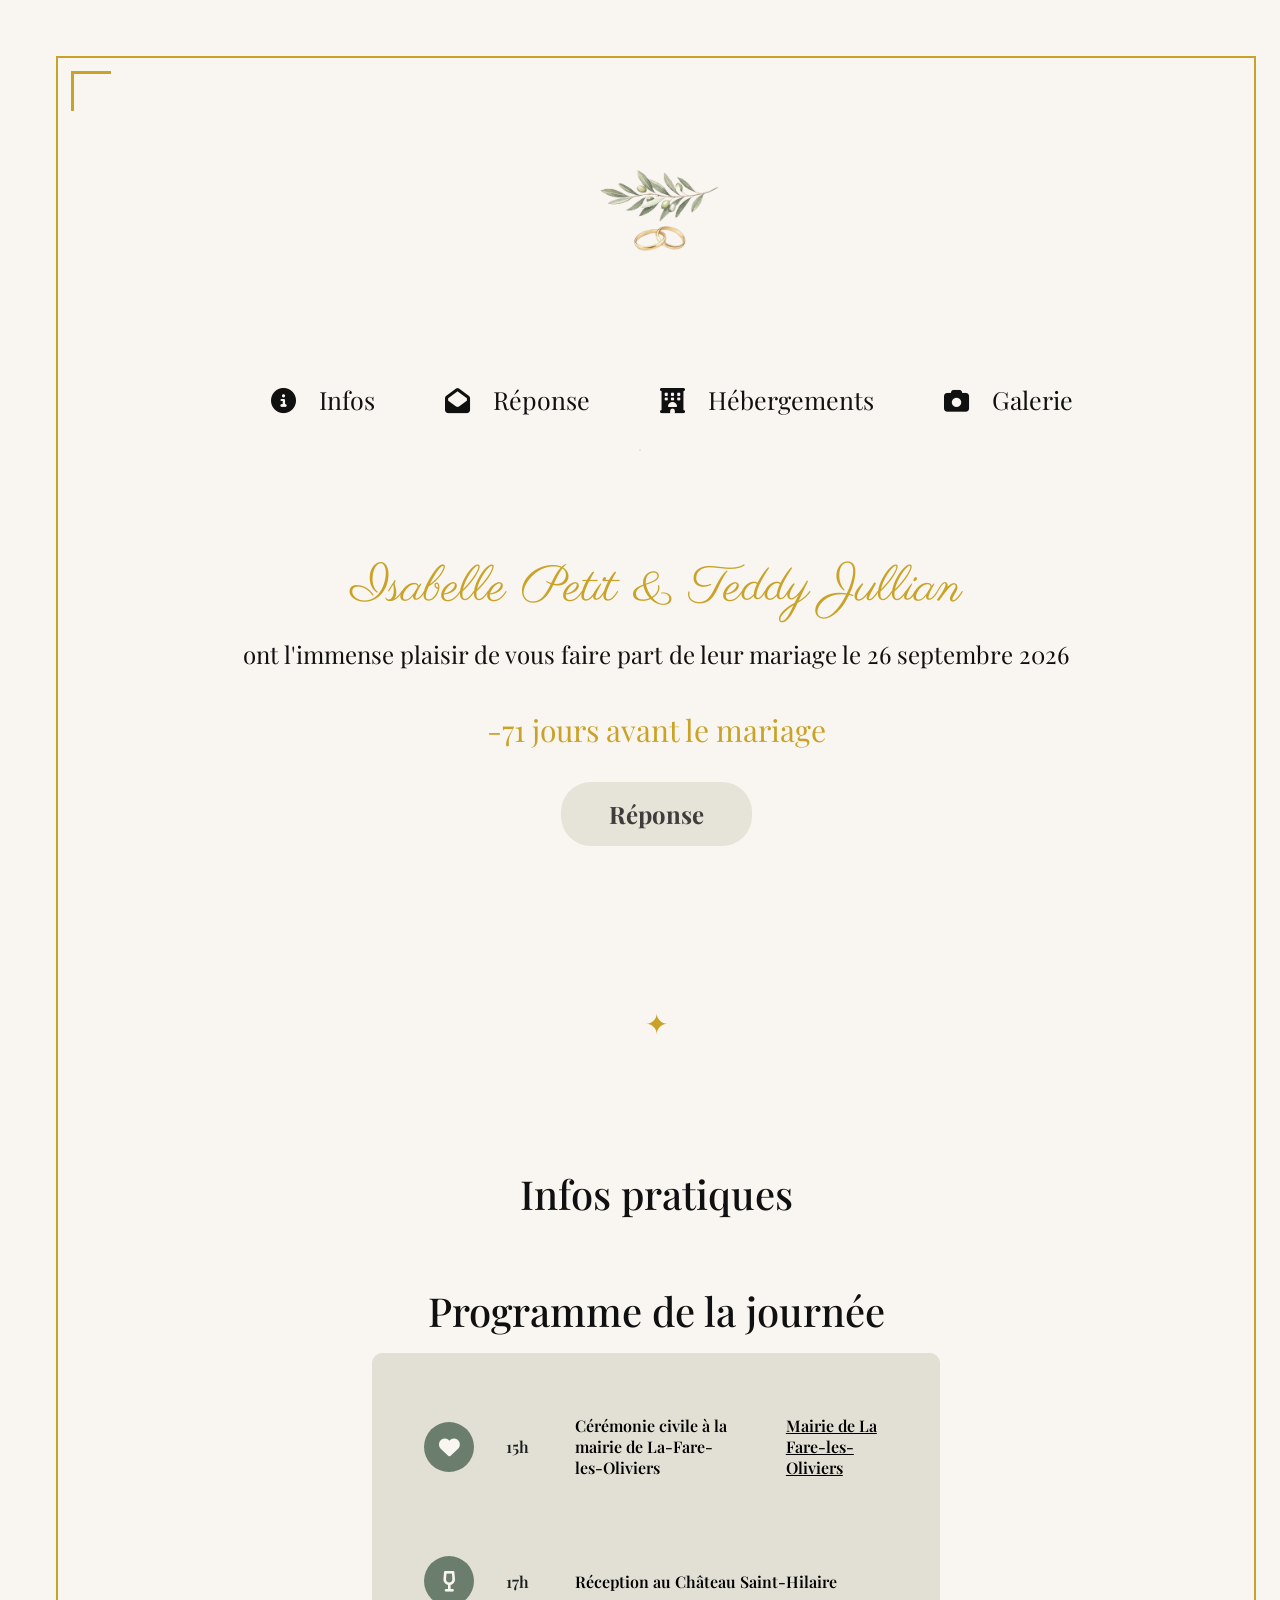
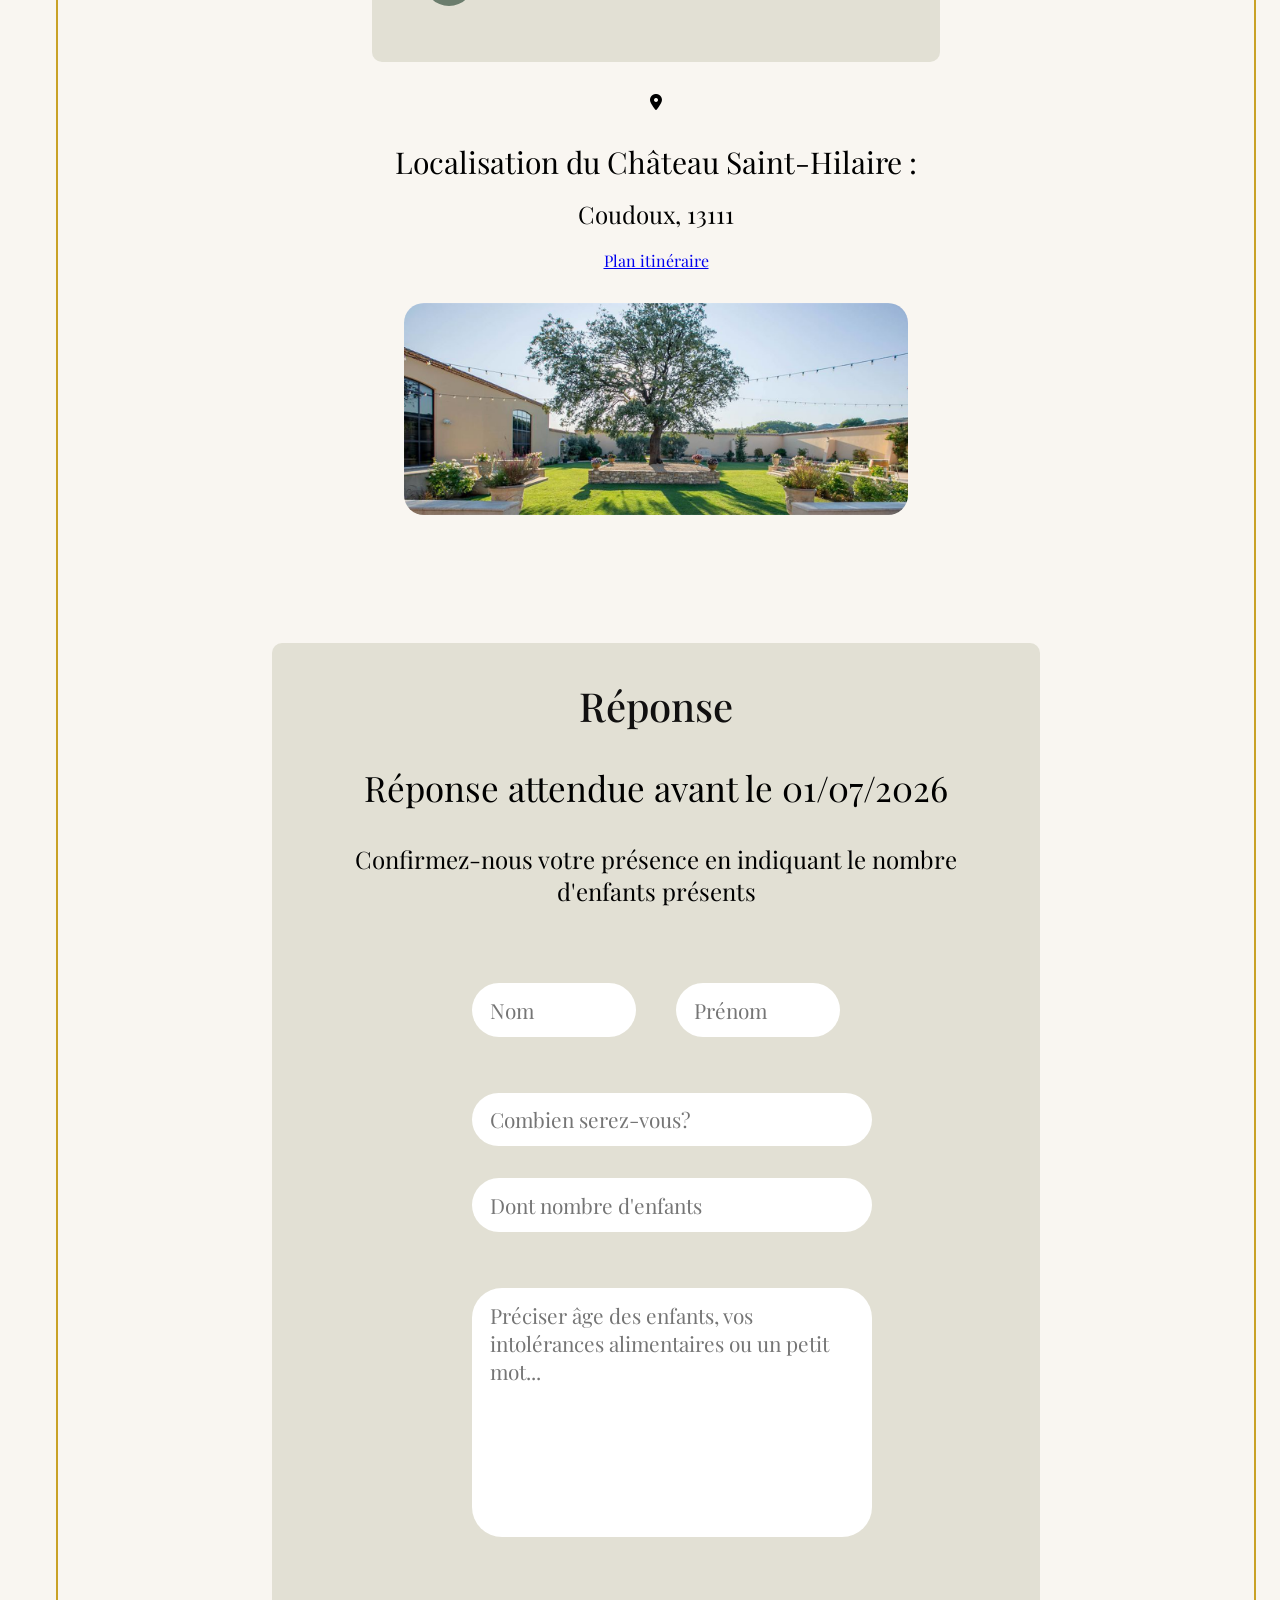
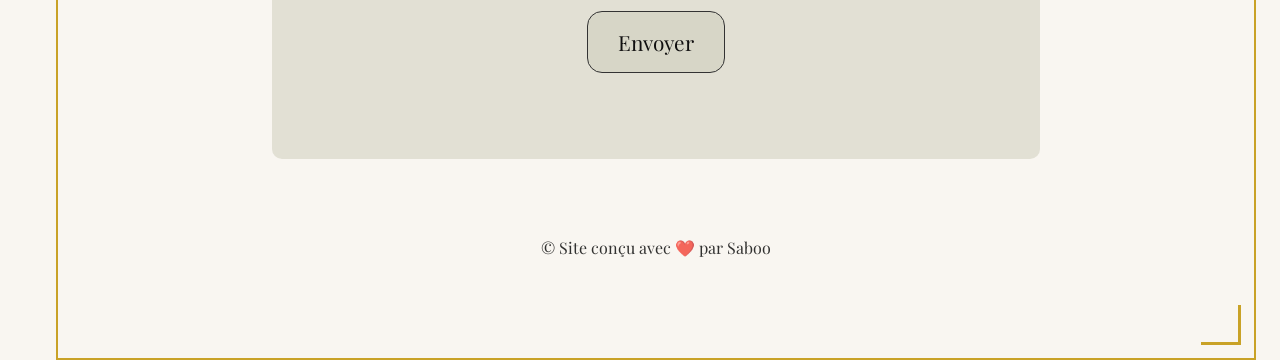
<file: index.html>
<!DOCTYPE html>
<html lang="fr">

<head>
    <meta charset="UTF-8">
    <meta name="robots" content="index">
    <meta name="description" content="Mariage Isabelle & Teddy">
    <meta http-equiv="X-UA-Compatible" content="IE=edge">
    <meta name="viewport" content="width=device-width, initial-scale=1.0, viewport-fit=cover">
    <title>Mariage Isabelle & Teddy</title>
    <link rel="stylesheet" href="styles/style.css">
    <link rel="icon" href="img/favicon.png">
    <link rel="preconnect" href="https://fonts.googleapis.com">
    <link rel="preconnect" href="https://fonts.gstatic.com" crossorigin>
    <link href="https://fonts.googleapis.com/css2?family=Parisienne&family=Playfair+Display:wght@400;500&display=swap" rel="stylesheet">
    <link rel="stylesheet" href="https://cdnjs.cloudflare.com/ajax/libs/font-awesome/6.2.0/css/all.min.css" integrity="sha512-xh6O/CkQoPOWDdYTDqeRdPCVd1SpvCA9XXcUnZS2FmJNp1coAFzvtCN9BmamE+4aHK8yyUHUSCcJHgXloTyT2A==" crossorigin="anonymous" referrerpolicy="no-referrer"/>
</head>

<body>
    <div class="cadre-deco">
        <div id="logo"><a href="index.html"><img src="img/Olivrings.png" alt="logo Isa & Ted"></a></div>

        <div class="menu-toggle" onclick="toggleMenu()">
            <div class="bar"></div>
            <div class="bar"></div>
            <div class="bar"></div>
        </div>

        <nav>
            <ul>
                <li>
                    <i class="fa-solid fa-circle-info"></i>
                    <a href="#infos">Infos</a>
                </li>
                <li>
                    <i class="fa-solid fa-envelope-open"></i>
                    <a href="#reponse">Réponse</a>
                </li>
                <li>
                    <i class="fa-solid fa-hotel"></i>
                    <a href="hebergement.html">Hébergements</a>
                </li>
                <li>
                    <i class="fa-solid fa-camera"></i>
                    <a href="galerie.html">Galerie</a>
                </li>
                <!-- <li>
                    <i class="fa-solid fa-box-archive"></i>
                    <a href="archive.html">Archive</a>
                </li> -->
            </ul>
        </nav>

        <header>
            <section id="accueil">
                <h1>Isabelle Petit & Teddy Jullian</h1>
                <p id="presentation">ont l'immense plaisir de vous faire part de leur mariage le 26 septembre 2026 <br></p>
                <div id="countdown"></div>
                <div class="btn-contact active-btn">
                    <a href="#reponse" data-id="contact" class="cta">
                        <span>Réponse</span>
                    </a>
                </div>
            </section>
        </header>

        <div class="separateur">✦</div>

        <!-- Contenu -->
        <div class="container">
            <section id="infos">
                <div id="info">
                    <h2>Infos pratiques</h2>
                    <p></p>
                </div>
                <h2>Programme de la journée</h2>                
                    <div class="timeline">
                        <div class="event">
                            <div class="train-icon">
                                <i class="fa-solid fa-heart"></i>
                            </div>
                            <div class="time">15h</div>
                            <div class="description">Cérémonie civile à la mairie de La-Fare-les-Oliviers</div>
                            <a target="_blank" href="https://maps.app.goo.gl/PAp8VPT9B3jN38tT8" rel="noopener noreferrer" class="description">Mairie de La Fare-les-Oliviers</a>
                        </div>
                        <div class="event">
                            <div class="train-icon">
                                <i class="fa-solid fa-wine-glass-empty"></i>
                            </div>
                            <div class="time">17h</div>
                            <div class="description">Réception au Château Saint-Hilaire</div>
                        </div>
                    </div>
                    
                    <div class="lieu">
                        <i class="fas fa-map-marker-alt"></i>
                        <h4>Localisation du Château Saint-Hilaire :</h4>
                        <p class="contact-text">Coudoux, 13111</p>
                        <div class="right-contact">
                            <div id="localisation">
                                <a target="_blank" href="https://maps.app.goo.gl/UANrt4FuZWZycTWc6" rel="noopener noreferrer" class="adress_castle">Plan itinéraire</a>
                                <img id="castle" src="img/castle.png" alt="image du Château Saint-Hilaire">
                            </div>
                        </div>
                    </div>
            </section>

            <section id="reponse">
                <h2>Réponse</h2>
                    <h3>Réponse attendue avant le 01/07/2026</h3>
                        <p id="accroche">Confirmez-nous votre présence en indiquant le nombre d'enfants présents</p>
                        <div class="contact-info">
                            <p class="contact-text">
                                <form action="https://formsubmit.co/isabelle2petit@gmail.com" method="POST">
                                    <div class="input-control info">
                                        <input type="hidden" name="_subject" value="Un invité a répondu!">
                                        <input type="text" name="nom" required placeholder="Nom">
                                        <input type="text" name="prénom" required placeholder="Prénom">
                                    </div>
                                    <div class="input-control">
                                        <input type="number" name="Nombre-invité" min="0" required placeholder="Combien serez-vous?">
                                        <input type="number" name="nombre-enfant" min="0" required placeholder="Dont nombre d'enfants">
                                    </div>
                                    <div class="input-control">
                                        <textarea name="message" id="msg" cols="15" rows="8" placeholder="Préciser âge des enfants, vos intolérances alimentaires ou un petit mot..."></textarea>
                                    </div>
                                    <div class="submit-btn">
                                        <a href="#reponse" class="main-btn">
                                            <input type="hidden" name="_next" value="https://saboodev.github.io/Isa-Ted/merci.html">
                                            <input type="hidden" name="_template" value="basic">
                                            <input type="hidden" name="_captcha" value="false">
                                            <button type="submit" value="submit" class="btn btn-primary animated-link">Envoyer</button>                                
                                        </a>
                                    </div>
                                </form>
                            </p>
                        </div>
            </section>      
        </div>

        <footer>
            <p id="footer-text">© Site conçu avec ❤️ par Saboo </p>
        </footer>

        <script src="app.js"></script>
    </div>
</body>

</html>
</file>
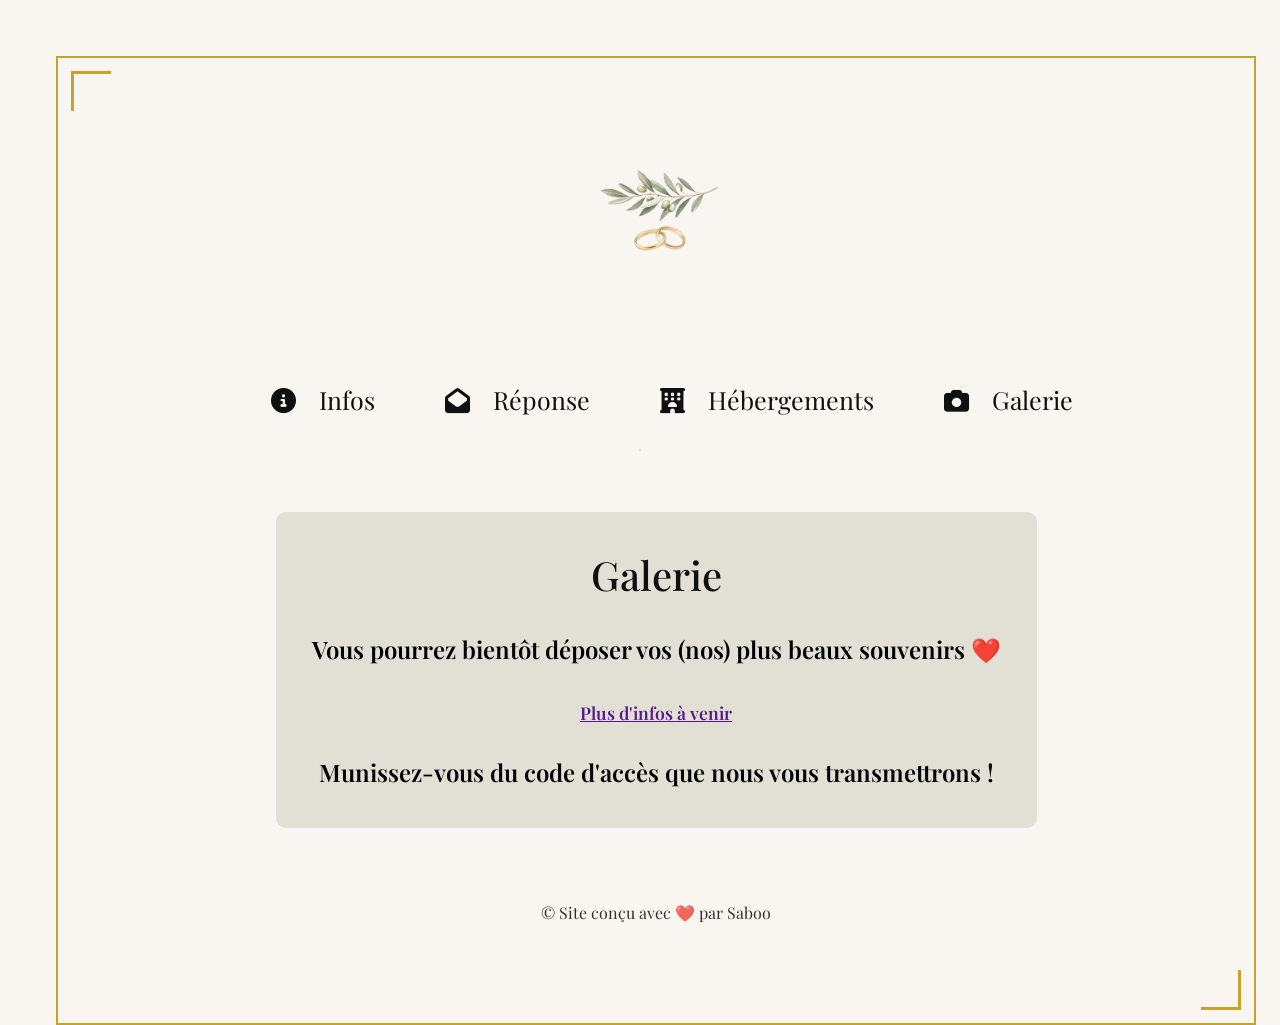
<file: galerie.html>
<!DOCTYPE html>
<html lang="fr">

<head>
    <meta charset="UTF-8">
    <meta name="robots" content="index">
    <meta name="description" content="Mariage Isabelle & Teddy">
    <meta http-equiv="X-UA-Compatible" content="IE=edge">
    <meta name="viewport" content="width=device-width, initial-scale=1.0">
    <title>Mariage Isabelle & Teddy</title>
    <link rel="stylesheet" href="styles/style.css">
    <link rel="icon" href="img/favicon.png">
    <link rel="preconnect" href="https://fonts.googleapis.com">
    <link rel="preconnect" href="https://fonts.gstatic.com" crossorigin>
    <link href="https://fonts.googleapis.com/css2?family=Parisienne&family=Playfair+Display:wght@400;500&display=swap" rel="stylesheet">  
    <link rel="stylesheet" href="https://cdnjs.cloudflare.com/ajax/libs/font-awesome/6.2.0/css/all.min.css" integrity="sha512-xh6O/CkQoPOWDdYTDqeRdPCVd1SpvCA9XXcUnZS2FmJNp1coAFzvtCN9BmamE+4aHK8yyUHUSCcJHgXloTyT2A==" crossorigin="anonymous" referrerpolicy="no-referrer" />
</head>

<body>
    <div class="cadre-deco">
        <div id="logo"><a href="index.html"><img src="img/Olivrings.png" alt="logo Isa & Ted"></a></div>

        <div class="menu-toggle" onclick="toggleMenu()">
            <div class="bar"></div>
            <div class="bar"></div>
            <div class="bar"></div>
        </div>

        <nav>
            <ul>
                <li>
                    <i class="fa-solid fa-circle-info"></i>
                    <a href="index.html">Infos</a>
                </li>
                <li>
                    <i class="fa-solid fa-envelope-open"></i>
                    <a href="index.html">Réponse</a>
                </li>
                <li>
                    <i class="fa-solid fa-hotel"></i>
                    <a href="hebergement.html">Hébergements</a>
                </li>
                <li>
                    <i class="fa-solid fa-camera"></i>
                    <a href="galerie.html">Galerie</a>
                </li>
                <!-- <li>
                    <i class="fa-solid fa-box-archive"></i>
                    <a href="archive.html">Archive</a>
                </li> -->
            </ul>
        </nav>

        <div class="container">
            <section id="galerie">
                <h2>Galerie</h2>
                    <p>Vous pourrez bientôt déposer vos (nos) plus beaux souvenirs ❤️</p>
                    <a href=>Plus d'infos à venir</a>
                    <p>Munissez-vous du code d'accès que nous vous transmettrons !</p>
                    <!-- <p>
                        Ajoutez ici les photos prises durant ce beau week-end passé ensemble ! 
                    </p>
                    <form action="upload.php" method="post" enctype="multipart/form-data">
                        <input type="file" name="file" id="file">
                        <div class="submit-btn">
                            <button class="btn btn-primary animated-link" type="submit">Télécharger</button>
                        </div>
                    </form> -->
            </section>
        </div>
        
        <footer>
            <p id="footer-text">© Site conçu avec ❤️ par Saboo </p>
        </footer>

        <script src="app.js"></script>
    </div>
</body>
</file>
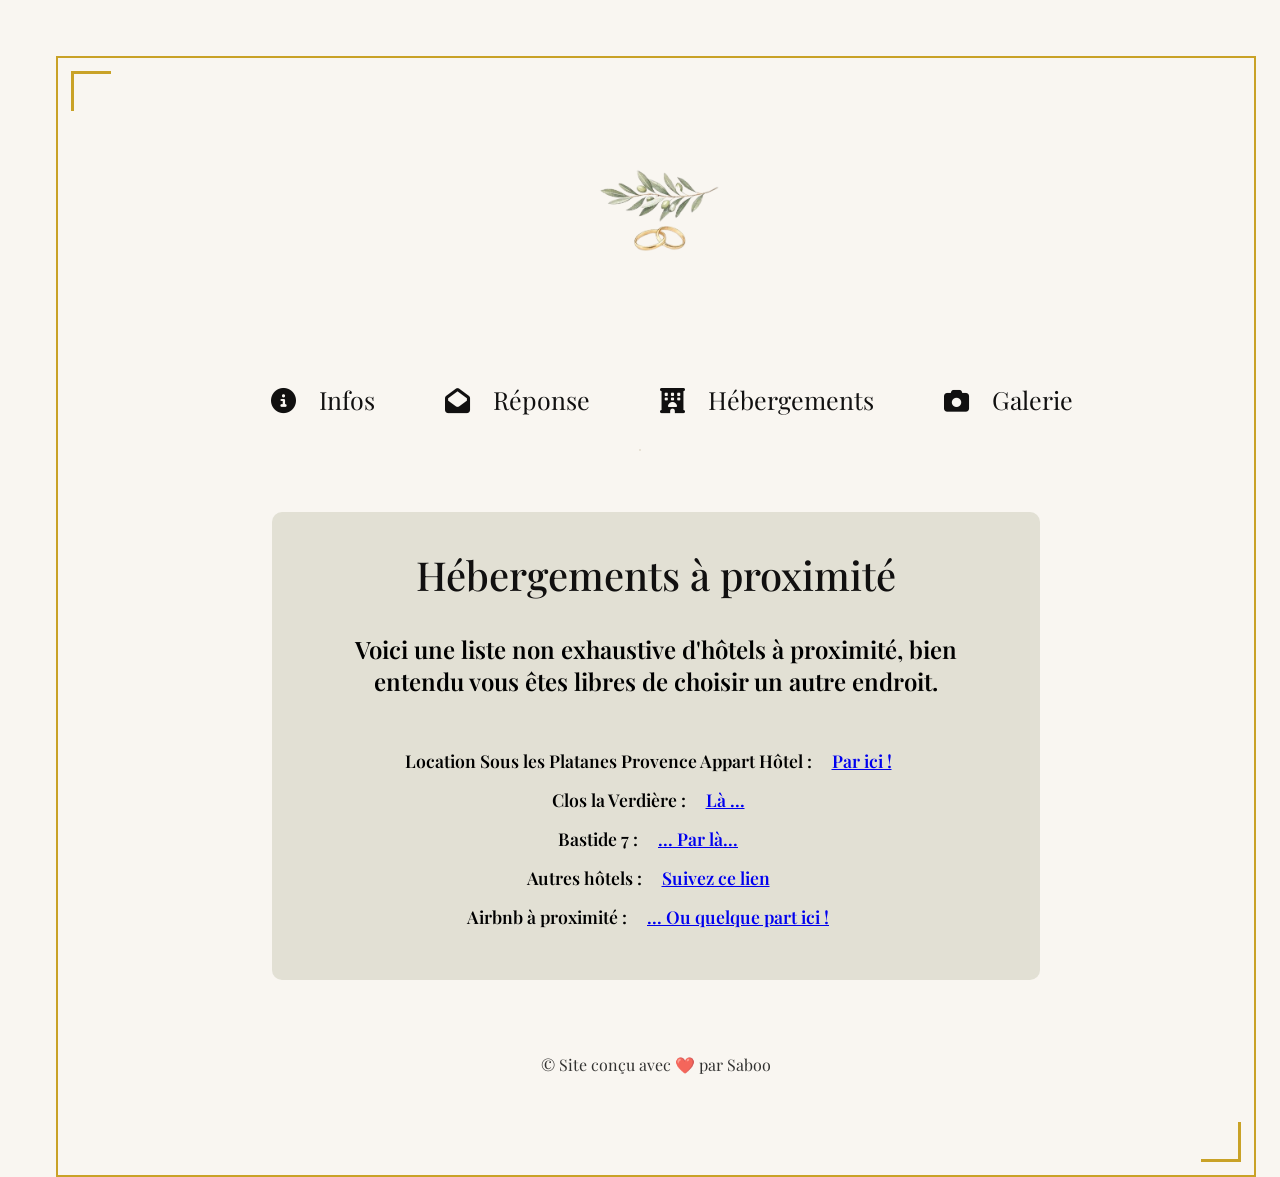
<file: hebergement.html>
<!DOCTYPE html>
<html lang="fr">

<head>
    <meta charset="UTF-8">
    <meta name="robots" content="index">
    <meta name="description" content="Mariage Isabelle & Teddy">
    <meta http-equiv="X-UA-Compatible" content="IE=edge">
    <meta name="viewport" content="width=device-width, initial-scale=1.0">
    <title>Mariage Isabelle & Teddy</title>
    <link rel="stylesheet" href="styles/style.css">
    <link rel="icon" href="img/favicon.png">
    <link rel="preconnect" href="https://fonts.googleapis.com">
    <link rel="preconnect" href="https://fonts.gstatic.com" crossorigin>
    <link href="https://fonts.googleapis.com/css2?family=Parisienne&family=Playfair+Display:wght@400;500&display=swap" rel="stylesheet">
    <link rel="stylesheet" href="https://cdnjs.cloudflare.com/ajax/libs/font-awesome/6.2.0/css/all.min.css" integrity="sha512-xh6O/CkQoPOWDdYTDqeRdPCVd1SpvCA9XXcUnZS2FmJNp1coAFzvtCN9BmamE+4aHK8yyUHUSCcJHgXloTyT2A==" crossorigin="anonymous" referrerpolicy="no-referrer" />
</head>

<body>    
    <div class="cadre-deco">

        <div id="logo"><a href="index.html"><img src="img/Olivrings.png" alt="logo Isa & Ted"></a></div>


        <div class="menu-toggle" onclick="toggleMenu()">
            <div class="bar"></div>
            <div class="bar"></div>
            <div class="bar"></div>
        </div>

        <nav>
            <ul>
                <li>
                    <i class="fa-solid fa-circle-info"></i>
                    <a href="index.html">Infos</a>
                </li>
                <li>
                    <i class="fa-solid fa-envelope-open"></i>
                    <a href="index.html">Réponse</a>
                </li>
                <li>
                    <i class="fa-solid fa-hotel"></i>
                    <a href="hebergement.html">Hébergements</a>
                </li>
                <li>
                    <i class="fa-solid fa-camera"></i>
                    <a href="galerie.html">Galerie</a>
                </li>
                <!-- <li>
                    <i class="fa-solid fa-box-archive"></i>
                    <a href="archive.html">Archive</a>
                </li> -->
            </ul>
        </nav>

        <div class="container">
            <section id="hebergement">
                <h2>Hébergements à proximité</h2>
                    <p>Voici une liste non exhaustive d'hôtels à proximité, bien entendu vous êtes libres de choisir un autre endroit.</p>
                    <ul>
                        <li>Location Sous les Platanes Provence Appart Hôtel : <a href="https://www.google.com/maps/place/Location+Sous+Les+Platanes+Provence+Appart+H%C3%B4tel/@43.5561683,5.2344597,13z/data=!4m20!1m9!2m8!1zSMO0dGVscw!3m6!1zSMO0dGVscw!2sCh%C3%A2teau+Saint+Hilaire+-+Wine+%26+Events+-+Coudoux+-+Vignoble+d'Aix+en+Provence,+RD+19+Route+d'Aix,+13111+Coudoux!3s0x47fd5e4aba9adbcf:0xc06f4edf17f41ac3!4m2!1d5.2603507!2d43.5570957!3m9!1s0x12c9f1dc29247e83:0x37384e1545823ec7!5m2!4m1!1i2!8m2!3d43.5223319!4d5.2540216!15sCgdIw7R0ZWxzkgEFaG90ZWyqATwQASoLIgdow7R0ZWxzKAQyHhABIhrtZU_iXS60tkjc7w9FVkq-JOrKxiF63TxsUzILEAIiB2jDtHRlbHPgAQA!16s%2Fg%2F11kpfb_1yp?entry=ttu&g_ep=EgoyMDI2MDMwNC4xIKXMDSoASAFQAw%3D%3D">Par ici !</a></li>
                        <li>Clos la Verdière : <a href="https://www.google.com/maps/place/Clos+la+Verdi%C3%A8re/@43.5561683,5.2344597,13z/data=!4m20!1m9!2m8!1zSMO0dGVscw!3m6!1zSMO0dGVscw!2sCh%C3%A2teau+Saint+Hilaire+-+Wine+%26+Events+-+Coudoux+-+Vignoble+d'Aix+en+Provence,+RD+19+Route+d'Aix,+13111+Coudoux!3s0x47fd5e4aba9adbcf:0xc06f4edf17f41ac3!4m2!1d5.2603507!2d43.5570957!3m9!1s0x12c9efe3a846cda3:0x1eff42b61a3651df!5m2!4m1!1i2!8m2!3d43.5159984!4d5.2319147!15sCgdIw7R0ZWxzkgEFaG90ZWyqATwQASoLIgdow7R0ZWxzKAQyHhABIhrtZU_iXS60tkjc7w9FVkq-JOrKxiF63TxsUzILEAIiB2jDtHRlbHPgAQA!16s%2Fg%2F1trl7bdq?entry=ttu&g_ep=EgoyMDI2MDMwNC4xIKXMDSoASAFQAw%3D%3D">Là ...</a></li>
                        <li>Bastide 7 : <a href="https://www.google.com/maps/place/BASTIDE+7/@43.5496368,5.1088572,13z/data=!4m20!1m9!2m8!1zSMO0dGVscw!3m6!1zSMO0dGVscw!2sCh%C3%A2teau+Saint+Hilaire+-+Wine+%26+Events+-+Coudoux+-+Vignoble+d'Aix+en+Provence,+RD+19+Route+d'Aix,+13111+Coudoux!3s0x47fd5e4aba9adbcf:0xc06f4edf17f41ac3!4m2!1d5.2603507!2d43.5570957!3m9!1s0x12c9fb207389fc67:0x43459157b35e3912!5m2!4m1!1i2!8m2!3d43.5496496!4d5.1850538!15sCgdIw7R0ZWxzkgEOaW5kb29yX2xvZGdpbmeqATwQASoLIgdow7R0ZWxzKAQyHhABIhrtZU_iXS60tkjc7w9FVkq-JOrKxiF63TxsUzILEAIiB2jDtHRlbHPgAQA!16s%2Fg%2F11jrq_3wnn?entry=ttu&g_ep=EgoyMDI2MDMwNC4xIKXMDSoASAFQAw%3D%3D">... Par là...</a></li>
                        <li>Autres hôtels : <a href="https://www.google.com/maps/search/H%C3%B4tels/@43.5299994,5.220146,12.54z/data=!4m15!2m14!3m6!1zSMO0dGVscw!2sCh%C3%A2teau+Saint+Hilaire+-+Wine+%26+Events+-+Coudoux+-+Vignoble+d'Aix+en+Provence,+RD+19+Route+d'Aix,+13111+Coudoux!3s0x47fd5e4aba9adbcf:0xc06f4edf17f41ac3!4m2!1d5.2603507!2d43.5570957!5m5!5m3!1s2026-09-26!4m1!1i2!9i228!6e3?entry=ttu&g_ep=EgoyMDI2MDMwNC4xIKXMDSoASAFQAw%3D%3D">Suivez ce lien</a></li>
                        <li>Airbnb à proximité : <a href="https://www.airbnb.fr/s/Coudoux/homes?refinement_paths%5B%5D=%2Fhomes&date_picker_type=calendar&checkin=2026-09-26&checkout=2026-09-27&adults=2&children=2&search_type=user_map_move&flexible_trip_lengths%5B%5D=one_week&monthly_start_date=2026-04-01&monthly_length=3&monthly_end_date=2026-07-01&price_filter_input_type=2&price_filter_num_nights=1&channel=EXPLORE&place_id=ChIJQ7WWPovwyRIR11_4Wew9ol8&acp_id=34c6cbc2-71e6-4119-abf3-48129933aff5&query=Coudoux&search_mode=regular_search&ne_lat=43.594537054637094&ne_lng=5.356488361984958&sw_lat=43.47151717033443&sw_lng=5.17315694108936&zoom=12.556708492192397&zoom_level=12.556708492192397&search_by_map=true">... Ou quelque part ici !</a></li>
                    </ul>
            </section>
        </div>
        
        <footer>
            <p id="footer-text">© Site conçu avec ❤️ par Saboo </p>
        </footer>

        <script src="app.js"></script>
    </div>
</body>
</file>
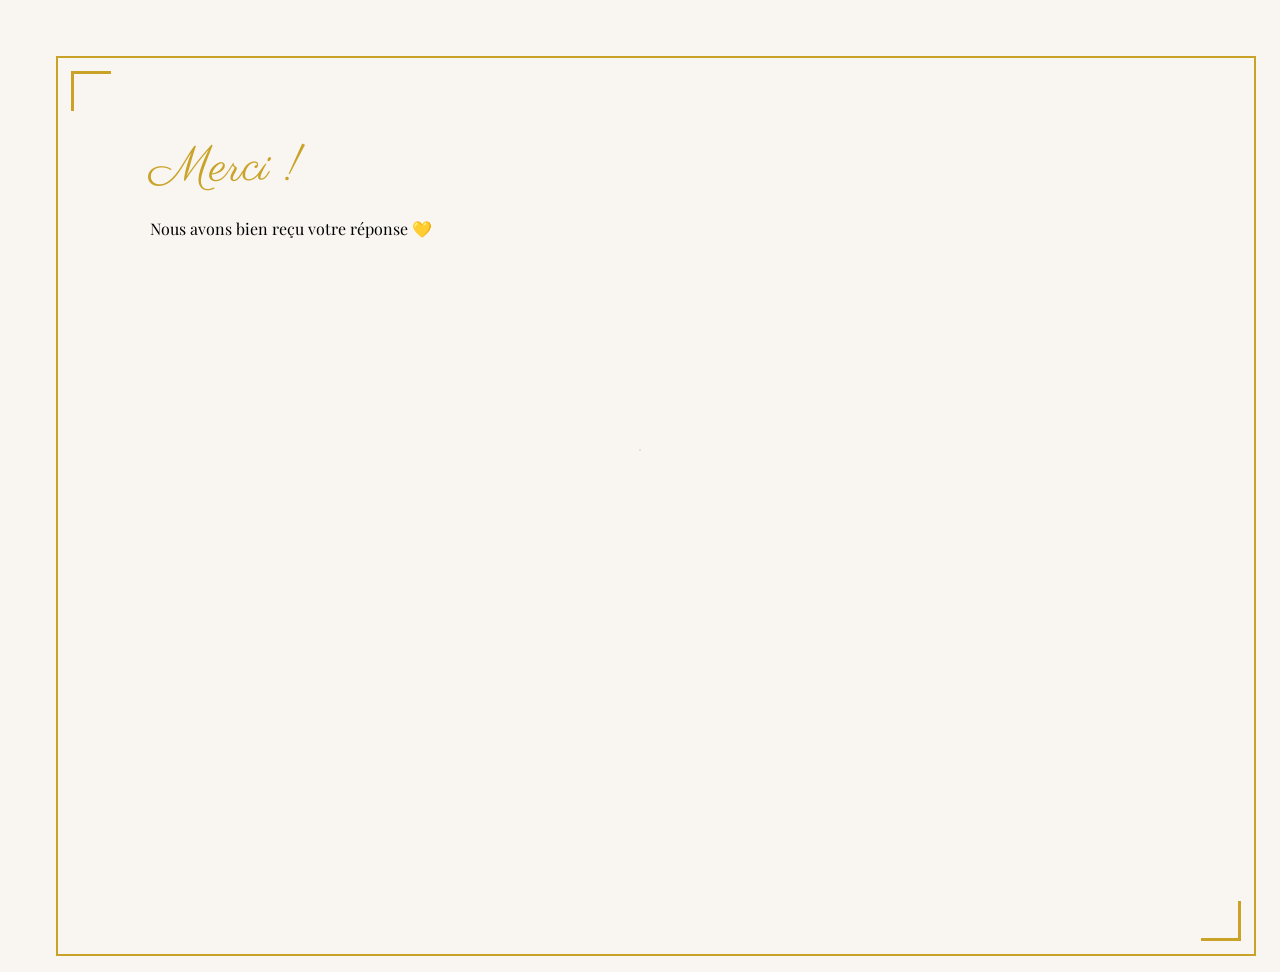
<file: merci.html>
<!DOCTYPE html>
<html lang="fr">

    <head>
        <meta charset="UTF-8">
        <meta name="robots" content="index">
        <meta name="description" content="Mariage Isabelle & Teddy">
        <meta http-equiv="X-UA-Compatible" content="IE=edge">
        <meta name="viewport" content="width=device-width, initial-scale=1.0, viewport-fit=cover">
        <title>Mariage Isabelle & Teddy</title>
        <link rel="stylesheet" href="styles/style.css">
        <link rel="icon" href="img/favicon.png">
        <link rel="preconnect" href="https://fonts.googleapis.com">
        <link rel="preconnect" href="https://fonts.gstatic.com" crossorigin>
        <link href="https://fonts.googleapis.com/css2?family=Parisienne&family=Playfair+Display:wght@400;500&display=swap" rel="stylesheet">
        <link rel="stylesheet" href="https://cdnjs.cloudflare.com/ajax/libs/font-awesome/6.2.0/css/all.min.css" integrity="sha512-xh6O/CkQoPOWDdYTDqeRdPCVd1SpvCA9XXcUnZS2FmJNp1coAFzvtCN9BmamE+4aHK8yyUHUSCcJHgXloTyT2A==" crossorigin="anonymous" referrerpolicy="no-referrer"/>
    </head>

    <body>
        <div class="cadre-deco">

        <div>
            <h1>Merci !</h1>
            <p>Nous avons bien reçu votre réponse 💛</p>
        </div>
        </div>
    </body>

</html>
</file>
<file: styles/style.css>
*, ::before, ::after {
    margin: 1rem;
    padding: 0;
    box-sizing: border-box;
    list-style: none;
}

:root {
    --color-primary: #cad1bf;
    --color-secondary: #171D1C;
    --beige-2: rgb(189 189 169 / 40%);
    --color-white: #f3f0f0;
    --color-black: #171D1C;
    --bg-footer: #f3f0f0;
    --text-primary-color: #111010;
    --doré: #c9a227;
    --doré-clair: #e8d9a8;
    --vert-eucalyptus: #6b7d6d;
}

body {
    font-family:'Playfair Display', serif;
    margin: 0;
    padding: 0;
    background-color: #f9f6f1;
    background-image: radial-gradient(#e8e2d6 1px, transparent 1px);
    background-size: cover;
    background-position: top; /* Déplacer l'image vers le haut */
    background-attachment: fixed; /* Fixe l'image de fond à la position de la fenêtre du navigateur */
    height: 100vh; /* La hauteur de la page est égale à 100% de la hauteur de la fenêtre du navigateur */
    width: 100vw; /* La largeur de la page est égale à 100% de la largeur de la fenêtre du navigateur */
}

.cadre-deco{
position:relative;
margin:40px;
padding:60px;
min-height:100vh;

border:2px solid #c9a227;

box-sizing:border-box;
}

/* coins décoratifs */

.cadre-deco::before,
.cadre-deco::after{
content:"";
position:absolute;
width:40px;
height:40px;
border:3px solid #c9a227;
}

.cadre-deco::before{
top:-3px;
left:-3px;
border-right:none;
border-bottom:none;
}

.cadre-deco::after{
bottom:-3px;
right:-3px;
border-left:none;
border-top:none;
}

#logo{
    text-align: center;
}

#logo img {
    width: 250px; /* Largeur de l'image */
    height: auto; /* Hauteur automatique pour conserver le ratio */ 
    max-width: 100%;
    display: block;
    margin: 0 auto;
}


nav {
    text-align: center;
    /* background-color: rgba(255, 255, 255, 0.5); Ajoutez une couleur de fond semi-transparente pour le menu */
    padding: 0;
    display: flex;
    flex-wrap: wrap;
    justify-content: center;
    margin-top: 5rem;
    list-style: none;
}

nav ul {
    justify-content: flex-end;
    list-style-type: none;
    padding: 0;
}

nav ul li {
    display: inline;
    font-size: 25px;
}

nav ul li a {
    text-decoration: none;
    color: var(--text-primary-color);
    /* font-weight: bold; */
    margin: 0;
    padding: 0;
    text-decoration: none;
    transition: color .15s ease-in-out, background-color .15s ease-in-out, border-color .15s ease-in-out;
}

a:hover {
    color: var(--color-primary);
} 

.nav-item {
    color: var(--text-primary-color);
}

.menu-toggle{
    display: none;
}

.nav-link {
    display: block;
    color: var(--text-primary-color);
    text-decoration: none;
    transition: color .15s ease-in-out, background-color .15s ease-in-out, border-color .15s ease-in-out;
}

nav ul li i {
    text-decoration: none;
    color: var(--text-primary-color);
    font-weight: 500;
    margin-right: 1px;
}


header {
    min-height: 50vh;
    color: var(--text-primary-color);
    overflow: hidden;
    padding: 0 !important;
    display: flex;
    flex-direction: column;
    justify-content: center; /* Centrer verticalement */
    align-items: center; /* Centrer horizontalement */
}

/* Centrer et redimensionner le texte dans la section */
section p {
    font-size: 1.5rem; /* Taille de police */
    margin-bottom: 20px; /* Marge en bas */
}

/* Centrer et redimensionner le formulaire */
form {
    max-width: 400px; /* Largeur maximale */
    margin: 0 auto; /* Centrage horizontal */
}

#countdown{
font-size:30px;
text-align:center;
color:#c9a227;
margin-top:40px;
}

h1 {
    font-family: 'Parisienne', cursive;
    font-size: 50px;
    font-weight: 400;
    color: #c9a227;
}

h2 {
    font-size: 40px;
    font-weight: 500;
}

h3 {
    font-size: 35px;
    font-weight: 400;
}

h4 {
    font-size: 30px;
    font-weight: 400;
}

.separateur{
text-align:center;
font-size:28px;
color:#c9a227;
margin:50px 0;
}

.container {
    max-width: 800px;
    margin: 50px auto;
    padding: 20px;
    border-radius: 10px;
    text-align: center;
    overflow: hidden;
    padding: 0 !important;
    display: flex;
    flex-direction: column;
    justify-content: center; /* Centrer verticalement */
    align-items: center;
}

.container h2 {
    color: var(--text-primary-color);
}

#info {
    margin-bottom: 4rem;
}

/* Limiter la largeur du texte dans la section Infos */
#infos {
    margin: 0 auto; /* Centrer la section */
    max-width: 80%; /* Limiter la largeur de la section */
    text-align: center; /* Centrer le contenu textuel */
}

#infos .event {
    max-width: 100%; /* Limiter la largeur des paragraphes à 100% de la largeur de la section */
}

section {
    padding: 60px 20px;
    border-radius: 10px;
    text-align: center;
}

.btn-contact {
    display: flex;
    justify-content: center;
}

.btn, .main-btn {
    padding: 10px 20px; /* Espacement du texte */
    font-size: 1.2rem; /* Taille de police */
    display: inline-block; /* Affichage en ligne */
    margin: 10px; /* Marge autour du bouton */
}

.cta {
    border-radius: 30px;
    font-weight: 400;
    color: var(--text-primary-color);
    text-decoration: none;
    background-color: rgb(189 189 169 / 40%);;
    opacity: 0.8;
    display: flex;
    font-size: 1.5rem;
    span { 
        padding: 0 2rem;
        font-weight: bold;
    }
}

.timeline {
    display: flex;
    flex-direction: column;
    align-items: flex-start;
    background-color: rgb(189 189 169 / 40%);
    padding: 20px; 
    border-radius: 10px; 
}

.event {
    display: flex;
    align-items: center;
    margin-bottom: 20px;
    .train-icon {
        color: #f9f6f1;
        background-color: var(--vert-eucalyptus);
        border-radius: 50%;
        left: -25px;
        width: 50px;
        height: 50px;
        display: flex;
        align-items: center;
        justify-content: center;
        i { font-size: 1.3rem; }
    }
    .time {
        /* width: 90px; */
        text-align: right;
        margin-right: 20px;
        font-weight: 600;
        color: var(--color-secondary);
    }
    .description {
        text-align: start;
        padding: 10px;
        border-radius: 5px;
        color: black;
        font-weight: 600;
    }
}

#localisation {
    border-radius: 30px;
    img#castle {
        width: 100%;
        border-radius: 20px;
        margin: 2rem auto;
    }
}

#reponse {
    display: flex;
    flex-direction: column;
    align-items: flex-start;
    background-color: var(--beige-2); 
    padding: 20px; 
    border-radius: 10px; 
    display: flex;
    align-items: center;
    margin-bottom: 20px;  
}

.input-control {
    margin: 1.5rem 0;
} 

input, textarea {
    border-radius: 30px;
    font-size: 1.3rem;
    font-family: inherit;
    padding: .8rem 1.1rem;
    outline: none;
    border: none;
    width: 100%;
    color: var(--pink-2);
    resize: none;
}

.info {
    display: flex;
    :last-child{
        margin-left: 1.5rem;
    }
}

.submit-btn {
    display: flex;
    justify-content: center;
    .animated-link {
        display: inline-block;
        background-color: rgb(189 189 169 / 30%);;
        color: var(--text-primary-color);
        border: 1px solid #333;
        padding: 16px 30px;
        font-family: "Playfair display", serif;
        font-size: 1.3rem;
        border-radius: 15px;
        cursor: pointer;
        transition: transform 0.15s ease-out,
        color 0.15s ease-out,
        background-color 0.15s ease-out;
      }
      .animated-link:hover {
        transform: translate(-1px, -3px);
        color: var(--color-primary);
        background: var(--yellow);
      }
}

#galerie, #hebergement, #archive{
        display: flex;
        flex-direction: column;
        align-items: center;
        background-color: rgb(189 189 169 / 40%); 
        padding: 20px; 
        border-radius: 10px; 
        font-size: 1.1rem;
        font-weight: 600;   
}

#file{
    display: flex;
    border-radius: 15px;
}

.img_archieve {
    width: 100%;
    border-radius: 30px;
    margin: 2rem auto;
}

footer {
    margin: 2rem;
    bottom: 0;
    padding: 0.5rem;
    opacity: 0.8;
    text-align: center;
    #footer-text {
        line-height: normal;
        margin: 0;
        font-size: 1rem;
    }
    a {
      color: var(--text-primary-color);
      padding-left: 1rem;
    }
}

/* Media Queries pour rendre le site réactif */

/* Pour les appareils de taille moyenne */
@media screen and (max-width: 768px) {
    .cadre-deco{
    margin:15px;
    padding:30px;
    }

    .cadre-deco::before,
    .cadre-deco::after{
    width:25px;
    height:25px;
    border-width:2px;
    }

    #logo {
        padding-top: 3rem;
    }

    /* Masquer le menu de navigation par défaut */
    nav {
        display: none;
    }

    nav ul {
        display: flex;
        list-style-type: none;
        padding: 0;
        flex-direction: column;
        background-color: rgba(75, 88, 58, 0.3);
        border-radius: 40px;
        align-items: flex-start;
    }

    /* Styles pour le menu burger */
    .menu-toggle {
        display: inline-block;
        cursor: pointer;
    }

    .bar {
        width: 25px;
        height: 3px;
        background-color: var(--text-primary-color);
        margin: 5px 0;
    }

    nav.show {
        display: block;
    }
    
    nav ul li a {
        font-size: 19px;
    }

    /* Centrer et redimensionner le texte dans la section */
    section h2, section p {
        font-size: 1.2rem; /* Taille de police */
    }
  
    /* Centrer et redimensionner le formulaire */
    form {
        max-width: 300px; /* Largeur maximale */
    }
  
    /* Centrer et redimensionner les boutons */
    .btn, .main-btn {
        font-size: 1rem; /* Taille de police */
        padding: 8px 16px; /* Espacement du texte */
        margin: 5px; /* Marge autour du bouton */
    }

    /* Media query pour rendre le timeline responsive */
    .time {
        /* width: auto; */
        text-align: left;
    }

    .timeline {
        align-items: center; /* Centrer les éléments horizontalement */
    }

    .lieu{
    text-align:center;
    }

    .right-contact{
        width:100%;
    }

    #localisation{
        width:100%;
        margin:0 auto;
    }

    #localisation img#castle{
        width:100%;
        max-width:none;
        margin:20px auto;
        display:block;
    }

    .event {
        flex-direction: column; /* Afficher les événements et les descriptions en colonne */
        align-items: center; /* Centrer les événements et les descriptions horizontalement */
        text-align: center; /* Centrer le texte des événements */
    }

    .event .time {
        width: auto; /* Rétablir la largeur automatique */
        text-align: center; /* Centrer le texte de l'heure */
    }

    .event .description {
        max-width: 80%; /* Limiter la largeur de la description */
        margin: 10px auto; /* Centrer la description */
    }

    input, textarea {
        font-size: 0.8rem;
    }
}

/* Pour les appareils de petite taille */
@media screen and (max-width: 480px) {
    #password {
        padding: 10px; /* Réduisez le rembourrage pour les petits écrans */
    }
    /* Centrer et redimensionner le texte dans la section */
    section h2, section p {
        font-size: 1rem; /* Taille de police */
    }
  
    /* Centrer et redimensionner le formulaire */
    form {
        max-width: 250px; /* Largeur maximale */
    }
  
    /* Centrer et redimensionner les boutons */
    .btn, .main-btn {
        font-size: 0.8rem; /* Taille de police */
        padding: 6px 12px; /* Espacement du texte */
        margin: 3px; /* Marge autour du bouton */
    }
}
</file>
